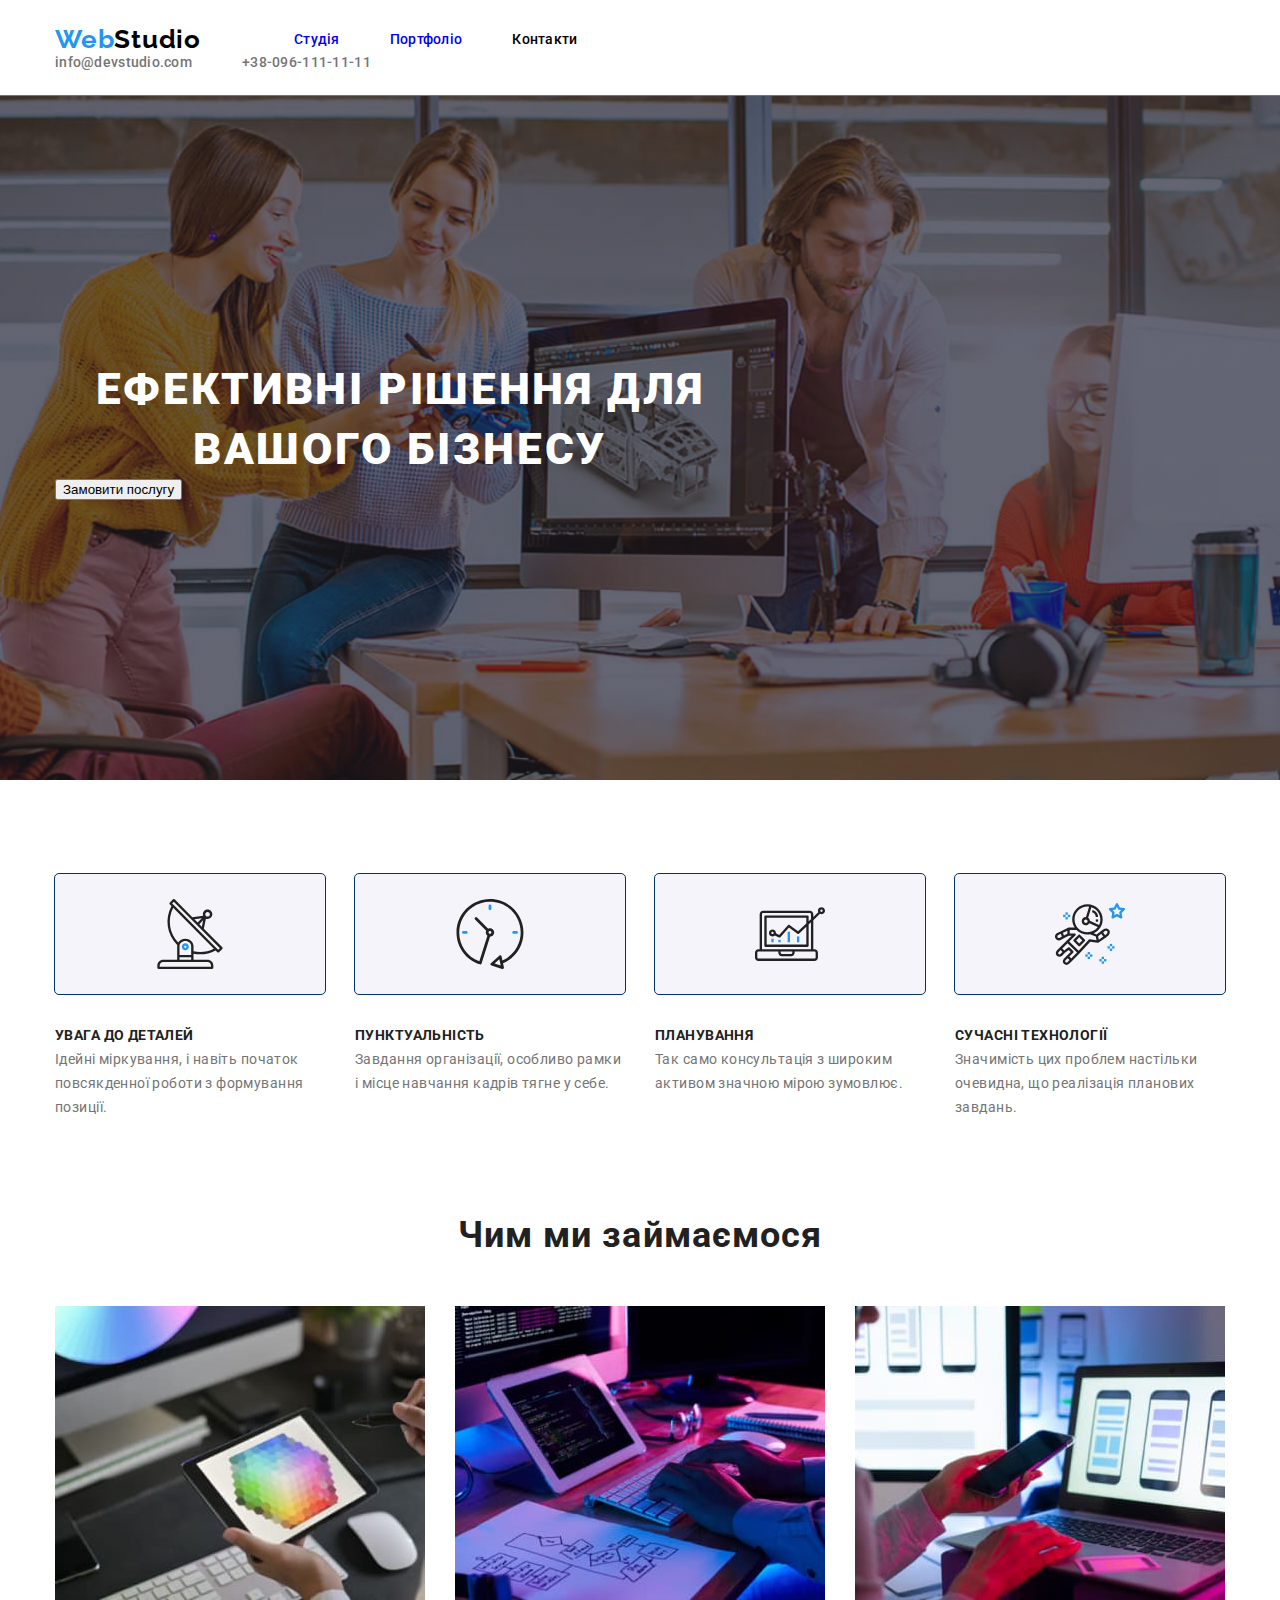
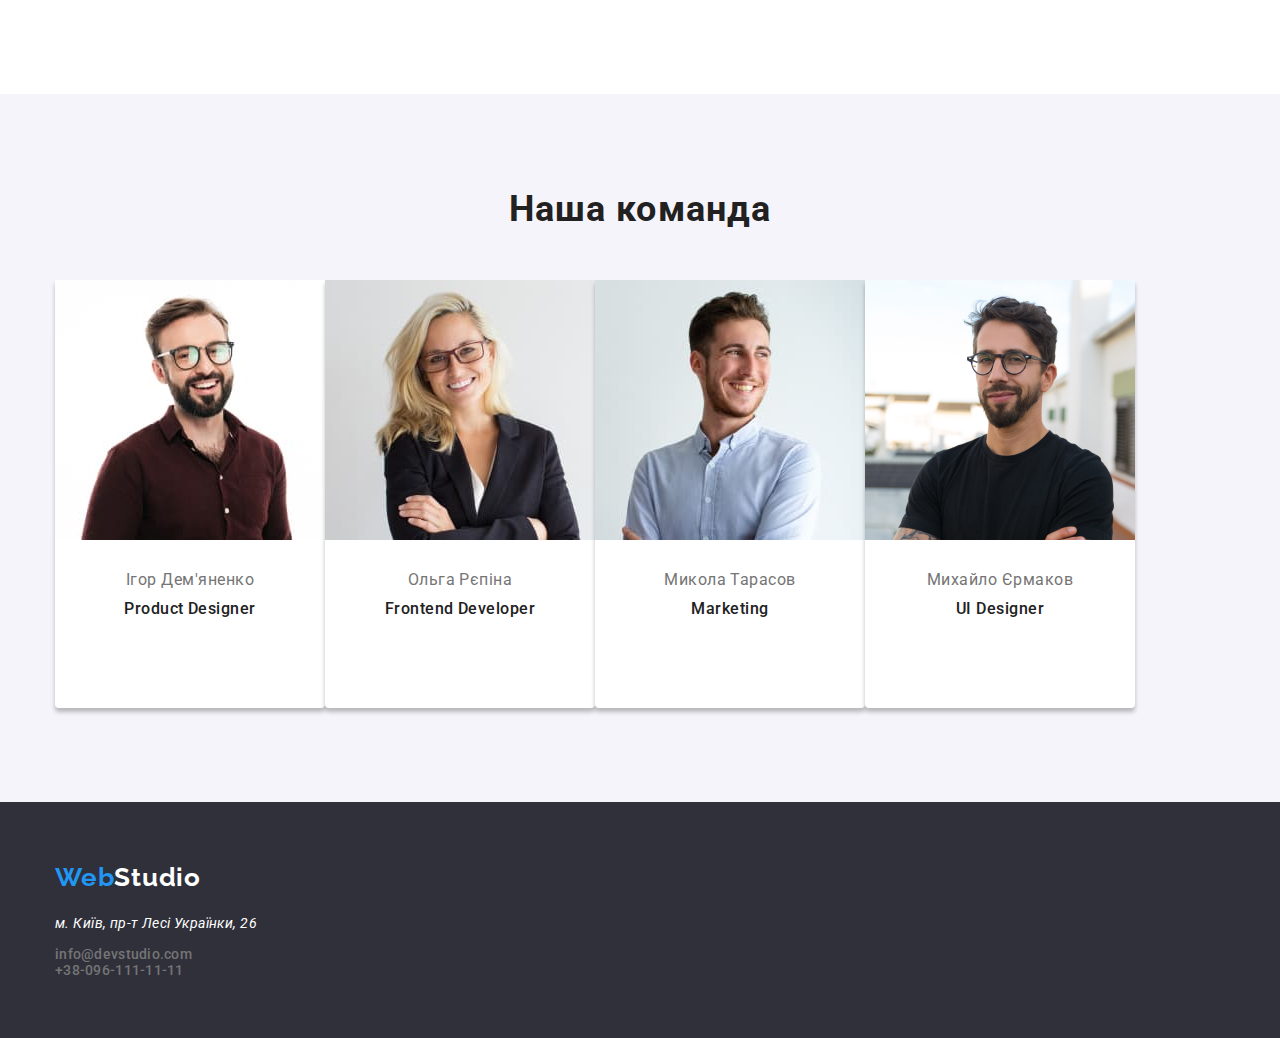
<file: index.html>
<!DOCTYPE html>
<html lang="uk">

<head>
  <meta charset="UTF-8">
  <meta name="viewport" content="width=device-width, initial-scale=1.0">
  <title>WebStudio</title>
  <!--! Спочатку нормалізатор -->
  <!--! завантаження modern-normalize -->
  <link rel="stylesheet" href="https://cdnjs.cloudflare.com/ajax/libs/modern-normalize/3.0.1/modern-normalize.min.css" integrity="sha512-q6WgHqiHlKyOqslT/lgBgodhd03Wp4BEqKeW6nNtlOY4quzyG3VoQKFrieaCeSnuVseNKRGpGeDU3qPmabCANg==" crossorigin="anonymous" referrerpolicy="no-referrer" />
  <link rel="preconnect" href="https://fonts.googleapis.com">
  <link rel="preconnect" href="https://fonts.gstatic.com" crossorigin>
  <link href="https://fonts.googleapis.com/css2?family=Raleway:wght@700&family=Roboto:wght@100..900&display=swap"rel="stylesheet">
  <link rel="stylesheet" href="./css/reset.css">
  <link rel="stylesheet" href="./css/style.css">
</head>
<body>
  <header class="header">
    <div class="container">
    <nav class="nav">
      <a href="#" class="header-logo"><span class="logo-span">Web</span>Studio</a>
      <ul class="nav-list">
        <li class="nav-item"><a href="./index.html" class="nav-link">Студія</a></li>
        <li class="nav-item"><a href="./portfolio.html" class="nav-link">Портфоліо</a></li>
        <li class="nav-item"><a href="#" class="nav-link"></a>Контакти</a></li>
      </ul>
    </nav>
    <ul class="nav">
      <li class="contact-item"><a href="malito:info@devstudio.com" class="address-link">info@devstudio.com</a></li>
      <li class="contact-item"><a href="tel:+38-096-111-11-11" class="address-link">+38-096-111-11-11</a></li>
    </ul>
  </div>
  </header>
  <main class="main">
    <section class="hero">
      <div class="container">
      <h1 class="hero-title">Ефективні рішення для вашого бізнесу</h1>
      <button class="hero-button">Замовити послугу</button>
    </div>
    </section>
    <section class="features">
      <div class="container">
      <!-- Що ми пропонуємо  -->
      <ul class="features-list">
        <li class="features-item">
          <h2 class="features-title">Увага до деталей</h2>
          <p class="features-description">
            Ідейні міркування, і навіть початок повсякденної роботи з
            формування позиції.
          </p>
        </li>
        <li class="features-item">
          <h2 class="features-title">Пунктуальність</h2>
          <p class="features-description">
            Завдання організації, особливо рамки і місце навчання кадрів тягне
            у себе.
          </p>
        </li>
        <li class="features-item">
          <h2 class="features-title">Планування</h2>
          <p class="features-description">
            Так само консультація з широким активом значною мірою зумовлює.
          </p>
        </li>
        <li class="features-item">
          <h2 class="features-title">Сучасні технології</h2>
          <p class="features-description">
            Значимість цих проблем настільки очевидна, що реалізація планових завдань.
          </p>
        </li>
      </ul>
    </div>
    </section>
    <section class="wat-we-do">
      <div class="container">

      <!-- Чим ми займаємось -->

      <h2 class="wat-we-do-title">Чим ми займаємося</h2>
      <ul class="wat-we-do-list">
        <li class="wat-we-do-item"><img class="wat-we-do-img" src="./images/web-design.jpg" alt="Веб-дизайн" width="370"height="294"></li>
        <li class="wat-we-do-item"><img class="wat-we-do-img" src="./images/development.jpg" alt="Розробка" width="370"height="294"></li>
        <li class="wat-we-do-item"><img class="wat-we-do-img" src="./images/branding.jpg" alt="Брендинг" width="370"height="294"></li>
      </ul>
    </div>
    </section>
    <section class="team">
      <div class="container">

      <!-- Наша команда -->

      <h2 class="team-hero-title">Наша команда</h2>
      <ul class="team-list">
        <li class="team-item">
          <img class="team-img" src="./images/igor-demanko.jpg" alt="Ігор Дизайнер" width="270"height="260">

          <p class="team-description">Ігор Дем'яненко</p>
          <h2 class="team-title">Product Designer</h2>
        </li>
        <li class="team-item">
          <img class="team-img" src="./images/olga-repina.jpg" alt="Олена Розробник" width="270"height="260">
          <p class="team-description">Ольга Рєпіна</p>
          <h2 class="team-title">Frontend Developer</h2>
        </li>
        <li class="team-item">
          <img class="team-img" src="./images/mikola-tarasov.jpg" alt="Микола Маркетолог" width="270"height="260">
          <p class="team-description">Микола Тарасов</p>
          <h2 class="team-title">Marketing</h2>
        </li>
        <li class="team-item">
          <img class="team-img" src="./images/mihailo.jpg" alt="Михайло Бренд-менеджер" width="270"height="260">
          <p class="team-description"> Михайло Єрмаков</p>
          <h2 class="team-title">UI Designer</h2>
        </li>
      </ul>
    </div>
    </section>
 
  </main>
  <footer class="footer">
    <section class="footer-content">
      <div class="container">
      <a href="#" class="footer-logo"><span class="footer-span">Web</span>Studio</a>
      <address class="address">
        <ul class="address-list">
          <li class="address-item">
            <p class="address-description"> м. Київ, пр-т Лесі Українки, 26 </p>
          </li>
          <li class="contact-item"><a class="footer-link" href="malito:info@devstudio.com">info@devstudio.com</a></li>
          <li class="contact-item"><a class="footer-link" href="tel:+38-096-111-11-11">+38-096-111-11-11</a></li>
        </ul>
      </address>
    </div>
    </section>
  </footer>
</html>
</file>
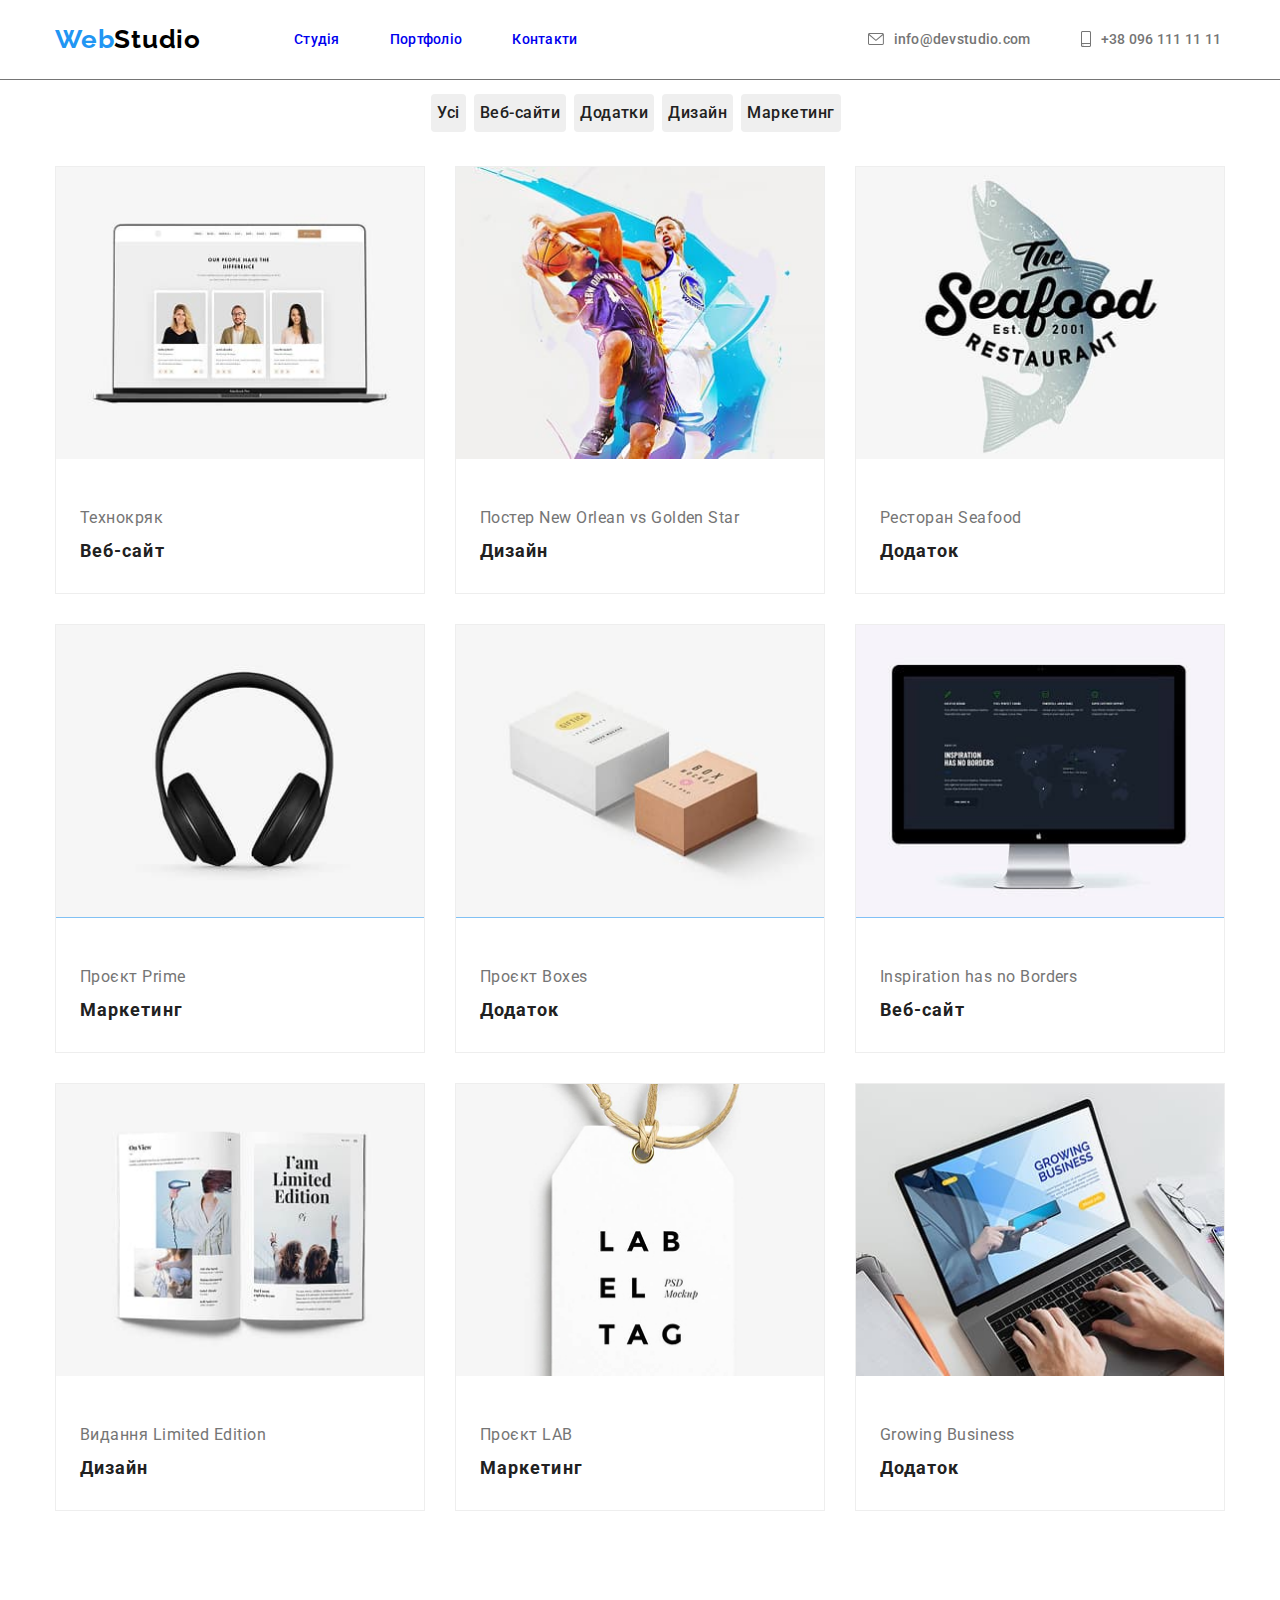
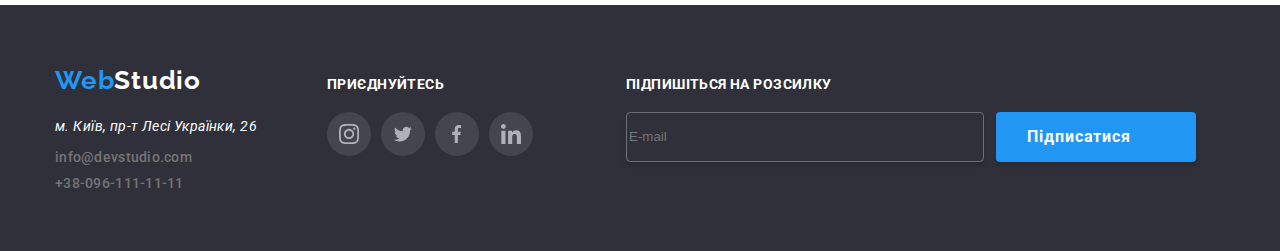
<file: portfolio.html>
<!DOCTYPE html>
<html lang="uk">

<head>
  <meta charset="UTF-8">
  <meta name="viewport" content="width=device-width, initial-scale=1.0">
  <title>Portfolio</title>
  <link rel="preconnect" href="https://fonts.googleapis.com">
  <link rel="preconnect" href="https://fonts.gstatic.com" crossorigin>
  <link href="https://fonts.googleapis.com/css2?family=Raleway:wght@700&family=Roboto:wght@100..900&display=swap"
    rel="stylesheet">
  <link rel="stylesheet" href="./css/reset.css">
  <link rel="stylesheet" href="./css/style.css">
</head>

<body>
  <header class="header">
    <div class="container flex">
      <div class="container-p">
        <nav class="nav-p">
          <a href="./index.html" class="header-logo"><span class="logo-span">Web</span>Studio</a>
          <ul class="nav-list">
            <li class="nav-item"><a href="./index.html" class="nav-link">Студія</a></li>
            <li class="nav-item"><a href="./portfolio.html" class="nav-link">Портфоліо</a></li>
            <li class="nav-item"><a href="#" class="nav-link">Контакти</a></li>
          </ul>
        </nav>
        <!-- Обгортка для контактів -->
        <div class="contacts">
          <ul class="nav-list">
            <li class="contact-item">
              <a href="mailto:info@devstudio.com" class="address-link">
                <svg class="envelope" width="16" height="12">
                  <use href="./svg/symbol-defs.svg#envelope"></use>
                </svg>
                info@devstudio.com</a>
            </li>
            <li class="contact-item">
              <a href="tel:+38-096-111-11-11" class="address-link">
                <svg width="10" height="16">
                  <use href="./svg/symbol-defs.svg#smartphone"></use>
                </svg>

                +38 096 111 11 11</a>
            </li>
          </ul>
        </div>
      </div>
    </div>
  </header>
  <main class="main">
    <!-- <h1>Панель пошуку</h1> -->
    <section class="portfolio">
      <div class="container">
        <ul class="portfolio-button-list portfolio-flex">
          <li><button class="portfolio-button">Усі</button></li>
          <li><button class="portfolio-button">Веб-сайти</button></li>
          <li><button class="portfolio-button">Додатки</button></li>
          <li><button class="portfolio-button">Дизайн</button></li>
          <li><button class="portfolio-button">Маркетинг</button></li>
        </ul>
        <ul class="portfolio-list portfolio-wrap">
          <li class="portfolio-item">
            <a class="item-link" href="#">
              <div class="card-overlay-box">
                <img class="portfolio-img" 
                src="./images/technocrack.jpg" alt="Технокряк"
                  width="370" height="294">
                  <p class="overlay-text">Ресурс пропонує комплексні пропозиції з різним рівнем функціоналу та сервісів. Все це дозволить відвідувачу отримати вичерпні відомості про компанію чи приватну особу.</p>
              </div>
              <div class="portfolio-box">
                <p class="portfolio-description">Технокряк</p>
                <h3 class="portfolio-title">Веб-сайт</h3>
              </div>
            </a>
          </li>
          <li class="portfolio-item">
            <a class="item-link" href="#">
              <div class="card-overlay-box">
                <img class="portfolio-img"
                  src="./images/new-orlean-vs-golden-star-poster.jpg" alt="Постер New Orlean vs Golden Star"
                  width="370">
                  <p class="overlay-text">Ресурс пропонує комплексні пропозиції з різним рівнем функціоналу та сервісів. Все це дозволить відвідувачу отримати вичерпні відомості про компанію чи приватну особу.</p>
              </div>
                <div class="portfolio-box">
                  <p class="portfolio-description">Постер New Orlean vs Golden Star</p>
                  <h3 class="portfolio-title">Дизайн</h3>
                </div>
            </a>
          </li>
          <li class="portfolio-item">
            <a class="item-link" href="#">
              <div class="card-overlay-box">
              <img class="portfolio-img" src="./images/seafood-restaurant.jpg" alt="Ресторан Seafood" width="370"
                height="294">
                <p class="overlay-text">Ресурс пропонує комплексні пропозиції з різним рівнем функціоналу та сервісів. Все це дозволить відвідувачу отримати вичерпні відомості про компанію чи приватну особу.</p>
              </div>
              <div class="portfolio-box">
                <p class="portfolio-description">Ресторан Seafood</p>
                <h3 class="portfolio-title">Додаток</h3>
              </div>
            </a>
          </li>
          <li class="portfolio-item">
            <a class="item-link" href="#">
              <div class="card-overlay-box">
              <img class="portfolio-img" src="./images/project-prime.jpg" alt="Проєкт Prime" width="370" height="294">
              <p class="overlay-text">Ресурс пропонує комплексні пропозиції з різним рівнем функціоналу та сервісів. Все це дозволить відвідувачу отримати вичерпні відомості про компанію чи приватну особу.</p>
              </div>
              <div class="portfolio-box">
                <p class="portfolio-description">Проєкт Prime</p>
                <h3 class="portfolio-title">Маркетинг</h3>
              </div>
            </a>
          <li class="portfolio-item">
            <a class="item-link" href="#">
              <div class="card-overlay-box">
              <img class="portfolio-img" src="./images/boxes-project.jpg" alt="Проєкт Boxes" width="370" height="294">
              <p class="overlay-text">Ресурс пропонує комплексні пропозиції з різним рівнем функціоналу та сервісів. Все це дозволить відвідувачу отримати вичерпні відомості про компанію чи приватну особу.</p>
              </div>
              <div class="portfolio-box">
                <p class="portfolio-description">Проєкт Boxes</p>
                <h3 class="portfolio-title">Додаток</h3>
              </div>
            </a>
          </li>
          <li class="portfolio-item">
            <a class="item-link" href="#">
              <div class="card-overlay-box">
              <img class="portfolio-img" src="./images/inspiration-has-no-borders.jpg" alt="Inspiration has no Borders"
                width="370" height="294">
                <p class="overlay-text">Ресурс пропонує комплексні пропозиції з різним рівнем функціоналу та сервісів. Все це дозволить відвідувачу отримати вичерпні відомості про компанію чи приватну особу.</p>
                </div>
              <div class="portfolio-box">
                <p class="portfolio-description">Inspiration has no Borders</p>
                <h3 class="portfolio-title">Веб-сайт</h3>
              </div>
            </a>
          </li>
          <li class="portfolio-item">
            <a class="item-link" href="#">
              <div class="card-overlay-box">
              <img class="portfolio-img" src="./images/edition-limited-edition.jpg" alt="Видання Limited Edition"
                width="370" height="294">
                <p class="overlay-text">Ресурс пропонує комплексні пропозиції з різним рівнем функціоналу та сервісів. Все це дозволить відвідувачу отримати вичерпні відомості про компанію чи приватну особу.</p>
                </div>
              <div class="portfolio-box">
                <p class="portfolio-description">Видання Limited Edition</p>
                <h3 class="portfolio-title">Дизайн</h3>
              </div>
            </a>
          </li>
          <li class="portfolio-item">
            <a class="item-link" href="#">
              <div class="card-overlay-box">
              <img class="portfolio-img" src="./images/lab.jpg" alt="Проєкт LAB" width="370" height="294">
              <p class="overlay-text">Ресурс пропонує комплексні пропозиції з різним рівнем функціоналу та сервісів. Все це дозволить відвідувачу отримати вичерпні відомості про компанію чи приватну особу.</p>
              </div>
              <div class="portfolio-box">
                <p class="portfolio-description">Проєкт LAB</p>
                <h3 class="portfolio-title">Маркетинг</h3>
              </div>
            </a>
          <li class="portfolio-item">
            <a class="item-link" href="#">
              <div class="card-overlay-box">
              <img class="portfolio-img" src="./images/growing-business.jpg" alt="Growing Business" width="370"
                height="294">
                <p class="overlay-text">Ресурс пропонує комплексні пропозиції з різним рівнем функціоналу та сервісів. Все це дозволить відвідувачу отримати вичерпні відомості про компанію чи приватну особу.</p>
                </div>
              <div class="portfolio-box">
                <p class="portfolio-description">Growing Business</p>
                <h3 class="portfolio-title">Додаток</h3>
              </div>
            </a>
        </ul>
      </div>
    </section>
  </main>
  <footer class="footer">
    <section class="footer-content">
      <div class="container">
        <div class="footer-box">
          <div class="footer-address">
            <a href="#" class="footer-logo"><span class="footer-span">Web</span>Studio</a>
            <address class="address">
              <ul class="address-list">
                <li class="address-item">
                  <p class="address-description"> м. Київ, пр-т Лесі Українки, 26 </p>
                </li>
                <li class="footer-item"><a class="footer-link" href="malito:info@devstudio.com">info@devstudio.com</a>
                </li>
                <li class="footer-item"><a class="footer-link" href="tel:+38-096-111-11-11">+38-096-111-11-11</a></li>
              </ul>
            </address>
          </div>
          <div class="joing">
            <h3 class="joing-title">ПРИЄДНУЙТЕСЬ</h3>
            <ul class="joing-list">
              <li class="joing-item">
                <a class="joing-link" href="#">
                  <svg width="20" height="20">
                    <use href="./svg/symbol-defs.svg#instagram"></use>
                  </svg>
                </a>
              </li>
              <li class="joing-item">
                <a class="joing-link" href="#">
                  <svg width="20" height="16.25">
                    <use href="./svg/symbol-defs.svg#twitter"></use>
                  </svg>
                </a>
              </li>
              <li class="joing-item">
                <a class="joing-link" href="#">
                  <svg width="10" height="20">
                    <use href="./svg/symbol-defs.svg#facebook"></use>
                  </svg>
                </a>
              </li>
              <li class="joing-item">
                <a class="joing-link" href="#">
                  <svg width="20" height="20 ">
                    <use href="./svg/symbol-defs.svg#linkedin"></use>
                  </svg>
                </a>
              </li>
            </ul>
          </div>
          <div class="form-box">
            <h3 class="form-title">ПІДПИШІТЬСЯ НА РОЗСИЛКУ</h3>
            <form class="footer-form">
              <input name="footer-email" class="footer-input" type="email" placeholder="E-mail">
              <button class="footer-button" type="submit">
                Підписатися
                <svg width="24px" height="24px">
                  <use href="./svg/symbol-defs.svg#telegramsend"></use>
                </svg>
              </button>
            </form>
          </div>
        </div>
      </div>
    </section>
  </footer>
</body>

</html>
</file>
<file: css/style.css>
:root {
   --main_color: #2196F3;
   --dark_color: #212121;
   --light_color: #FFFFFF;
   --second_light_color: #757575;
   --second_dark_color: #000000;
   --first_light_color: #ECECEC;
   --shadow_dark_color: #2F303A;
   --shadw_light_color: #F5F4FA;
   --font-family: "Roboto", sans-serif;
   --second-family: "Raleway", sans-serif;
   --shadow: rgba(0, 0, 0, 0.25);
   --shadow-background: rgba(47, 48, 58, 0.4)
}

body {
   font-family: var(--font-family);
   font-size: 14px;
   letter-spacing: 0.03em;
   font-weight: 700;
   color: var(--light_color);
}
.container {
   width: 1200px;
   margin: 0 auto;
   padding: 0 15px;
   /* border: 5px solid tomato; */
}
.nav-list,
.nav,.nav-p,
.wat-we-do-list,
.team-list,
.flex,.container-p,
.footer-logo,
.hero-title
  {
    display: flex;
    align-items: center;
 
}
.features-list{
   display: flex;
   justify-content: center;
}

.header {
   position: fixed;
   top: 0;
   z-index: 1;
   width: 100%;
   padding-top: 24px;
   padding-bottom: 25px;
   border-bottom: 1px solid var(--second_light_color);
   background-color: var(--light_color);
}
.main{
  display:flex ;
  flex-direction: column;
}


.header-logo {
   margin-right: 93px;
   font-family: var(--second-family);
   font-weight: 700;
   font-size: 26px;
   letter-spacing: 0.03em;
   color: var(--second_dark_color);
   transition-property: color;
   transition-duration: 250ms;
   transition-timing-function:cubic-bezier(0.4, 0, 0.2, 1);
   
}

.logo-span {
   font-family: var(--second-family);
   font-weight: 700;
   font-size: 26px;
   letter-spacing: 0.03em;
   color: var(--main_color);
}

.nav-list {
   font-family: var(--font-family);
   font-weight: 500;
   font-size: 14px;
   letter-spacing: 0.02em;
   color: var(--second_dark_color);
}
.stud{
   position: relative;
   transform: scale(1);
   transition: color 250ms cubic-bezier(0.4, 0, 0.2, 1);

}

.a:hover{
   color:var(--main_color);

}

.a{
   color: var(--second_dark_color);
   transition: color 250ms cubic-bezier(0.4, 0, 0.2, 1);
}

.s{
   position: relative;
}

.s::after{
    display: flex;
    content: "";
    position: absolute;
    bottom: -32px;
    left: 0;
    width:100% ;
    height: 4px;
    border-radius: 2px;
    background-color: var(--main_color);
    animation: underline-grow 500ms ease forwards;

}



@keyframes underline-grow {

  0% {

    width: 0%;
  } 

  100% {

    width: 100%;

  }
}



.address-list {
   font-family: var(--font-family);
   font-weight: 500;
   font-size: 14px;
   letter-spacing: 0.02em;
   color: var(--shadw_light_color);

}
.address-link {
   display: flex;
   align-items: center;
   gap: 10px;
   color: var(--second_light_color);
   font-weight: 500;
   letter-spacing: 0.02em;
   fill:var(--second_light_color);
   transition-property: fill, color;
   transition-duration: 250ms;
   transition-timing-function:cubic-bezier(0.4, 0, 0.2, 1);
}
.address-link:hover {
   fill: var(--main_color);
}


.header-logo:hover {
   color: var(--main_color);
}
.nav,.nav-p{
   margin-right:  290px;;
}

.na{
   color: var(--main_color);
}

.nav-item:not(:last-child) {
   margin-right: 50px;
 }


.address-link:hover {
   color: var(--main_color);
}

.contact-item:not(:last-child) {
   margin-right: 50px;
 }
 
.hero {
   display: flex;
   justify-content: center;
   align-items: center;
   height: 700px;
   margin-top: 80px;
   padding-top: 200px;
   padding-bottom: 200px;
   background-color: var(--shadow_dark_color);
   background-image:
   linear-gradient(var(--shadow-background)),
   url("../images/background.jpg");
   background-position: center;
   background-size: cover;

}
.hero-flip{
   transition-property: transform;
   transition-delay: 1000ms;
   transition-duration: 500ms;
}

.hero-title {
   width: 690px;
   font-family: var(--font-family);
   font-weight: 900;
   font-size: 44px;
   line-height: 1.36;
   letter-spacing: 0.06em;
   text-transform: uppercase;
   text-align:center;
   color: var(--light_color);
}
.flex-hero{
   display: flex;
   flex-direction: column;
   align-items: center;
}

.team {
   background-attachment: var(--shadw_light_color);
}

.btn-open {
   display: flex;
   align-items: center;
   justify-content: center;
   border-radius: 4px;
   border: 0;
   width: 216px;
   height: 50px;
   margin-top: 30px;
   font-family: var(--font-family);
   font-weight: 700;
   font-size: 16px;
   line-height: 1.87;
   letter-spacing: 0.06em;
   text-align: left;
   color: var(--light_color);
   background-color: var(--main_color);
   box-shadow: 0 4px 4px 0 rgba(0, 0, 0, 0.15);
   animation: pulse 1.5s infinite;
   animation-delay: 1500ms;
}
.btn-open:hover{
animation-play-state: paused;
}

@keyframes pulse {
  0% {
    transform: scale(1);
    box-shadow: 0 0 0 0 rgba(173, 216, 230, 0.7);
  }
  70% {
    transform: scale(1.1);
    box-shadow: 0 0 0 15px rgba(255, 77, 77, 0);
  }
  100% {
    transform: scale(1);
    box-shadow: 0 0 0 0 rgba(255, 77, 77, 0);
  }
}

/*! 1.Бєк-дроп з модальним вікном */
.backdrop {
    position: fixed;
    top: 0;
    left: 0;
    width: 100%;
    height: 100%;
    background-color: rgba(0, 0, 0, 0.2);
    opacity: 1;
    transition: opacity 0.3s ease;
}

.is-hidden {
    opacity: 0;
    pointer-events: none;
}

.no-scroll {
    overflow: hidden;
}

.modal {
    position: absolute;
    top: 50%;
    left: 50%;
    width: 528px;
    padding: 40px;
    background-color: white;
    transform: translate(-50%, -50%);
    border-radius: 4px;
    box-shadow: 0 2px 1px 0 rgba(0, 0, 0, 0.2), 0 1px 1px 0 rgba(0, 0, 0, 0.14), 0 1px 3px 0 rgba(0, 0, 0, 0.12);
}
.modal .btn {
    position: absolute;
    top: 10px;
    right: 10px;
}
.modal-form{
   display: flex;
   flex-direction: column;
   gap: 10px;
}
.modal-text{
font-family: var(--font-family);
font-weight: 700;
font-size: 20px;
letter-spacing: 0.03em;
text-align: center;
color: #212121;
}
.modal-label{
    display: flex;
    flex-direction: column;
    gap: 8px;
    font-weight: 400;
    font-size: 12px;
    letter-spacing: 0.01em;
    color: var(--second_light_color);
    
}

.modal-input{
   display: flex;
    align-items: center;
    gap: 10px;
    padding-left: 15px;
    border: 1px solid var(--second_light_color);
    border-radius: 4px;
    height: 40px;
    fill: var(--dark_color);
}
.modal-comment {
    width: 448px;
    height: 120px;
    resize: none;
    border: 1px solid #757575;
    border-radius: 4px;
    padding: 12px 16px;
}
.modal-input:hover,
.modal-input:focus-within,
.modal-comment:hover,
.modal-comment:focus {
border-color: var(--main_color);
fill: var(--main_color);
}

.modal-button{
display: flex;
justify-content: center;
align-items: center;
margin: 0 auto;
border-radius: 4px;
width: 200px;
height: 50px;
font-family: var(--font-family);
font-weight: 700;
font-size: 16px;
line-height: 187%;
letter-spacing: 0.06em;
text-align: center;
color: #fff;
box-shadow: 0 4px 4px 0 rgba(0, 0, 0, 0.15);
background: #2196f3;
border: none;
}
.btn{
    position: absolute;
    top: 8px;
    left: 490px;
    width: 30px;
    height: 30px;
    display: flex;
    justify-content: center;
    align-items: center;
    border-radius: 100%;
    border: 1px solid rgba(0, 0, 0, 0.1);
    fill: var(--second_dark_color);
    background-color: var(--light_color);
    border-radius: 100%;
}
.btn:hover{
   fill: var(--main_color);

}
.modal-text{
   margin-bottom: 12px;
}
.title-span{
   color: red;
}
.modal-label-ym{
    display: flex;
    justify-content: center;
    margin-bottom: 30px;
    gap: 8px;
    font-weight: 400;
    line-height: 171%;
    color: var(--second_light_color);

}
.modal-link {
    color: var(--main_color);
    text-decoration: underline;
   }

   .modal {
    transform: translate(-50%, -50%) scale(0.8);
    opacity: 0;
    transition: transform 0.8s ease, opacity 0.3s ease;
}

.backdrop:not(.is-hidden) .modal {
    transform: translate(-50%, -50%) scale(1);
    opacity: 1;
}


.features {
   padding-top: 94px;
   padding-bottom: 0;
}

.features-title {
   font-family: var(--font-family);
   font-weight: 700;
   font-size: 14px;
   letter-spacing: 0.03em;
   text-transform: uppercase;
   color: var(--dark_color);
}

.features-list {
   font-family: var(--font-family);
   font-weight: 400;
   font-size: 14px;
   line-height: 1.71;
   letter-spacing: 0.03em;
   color: var(--second_light_color);
   gap: 30px;

}
.features-item::before{
   display: flex;
   width: 270px;
   height: 120px;
   content: '';
   margin-bottom: 30px;
   background-repeat: no-repeat;
   background-position: center;
   background-color: var(--shadw_light_color);
   border-radius: 4px;
   outline: 1px solid #003366;
}

.features-item:nth-child(1):before{
   background-image: url(../svg/antenna1.svg);
   
}
.features-item:nth-child(2):before{
   background-image: url(../svg/clock1.svg) ;
  
}
.features-item:nth-child(3):before{
   background-image:url(../svg/diagram1.svg);
}
.features-item:nth-child(4):before{
   background-image:url(../svg/astronaut1.svg) ;
}


.wat-we-do {
   padding-top: 94px;
   padding-bottom: 94px;
}

.wat-we-do-title {
   padding-bottom: 50px;
   font-family: var(--font-family);
   font-weight: 700;
   font-size: 36px;
   letter-spacing: 0.03em;
   text-align: center;
   color: var(--dark_color);
}
.wat-we-do-item:not(:last-child){
   margin-right: 30px;

}
.wat-we-do-item{
   position: relative;
}
.item-title{
width: 370px;
height: 70px;
position: absolute;
bottom: 0;
display: flex;
align-items: center;
justify-content: center;
font-family: var(--font-family);
font-weight: 700;
font-size: 14px;
letter-spacing: 0.03em;
text-transform: uppercase;
text-align: center;
color: #fff;
background: rgba(47, 48, 58, 0.8);
}

.team {
   width: 100%;
   padding-top: 94px;
   padding-bottom: 94px;
   background-color: #F5F4FA;
}
.flip:not(:last-child){
   margin-right: 30px;

}
.team-item{
    width: 270px;
    height: 428px;
    background-color: var(--light_color);
    border-radius: 0 0 4px 4px;
    box-shadow: 0 4px 4px 0 var(--shadow);
}



.team-title {
   display: flex;
   justify-content: center;
   margin-bottom: 30px;
   font-family: var(--font-family);
   font-weight: 500;
   font-size: 16px;
   letter-spacing: 0.03em;
   text-align: left;
   color: var(--dark_color);
}

.team-hero-title {
   padding-bottom: 50px;
   font-family: var(--font-family);
   font-weight: 700;
   font-size: 36px;
   letter-spacing: 0.03em;
   text-align: center;
   color: var(--dark_color);
}

.team-description {
   display: flex;
   justify-content: center;
   margin-top: 30px;
   margin-bottom: 10px;
   font-family: var(--font-family);
   font-weight: 400;
   font-size: 16px;
   letter-spacing: 0.03em;
   text-align: left;
   color: var(--second_light_color);
}
.social-list{
   display: flex;
   justify-content: center;
   gap: 10px;
   margin-bottom: 30px;
}
.social-link{
    width: 44px;
    height: 44px;
    border-radius: 100% 100%;
    display: flex;
    justify-content: center;
    align-items: center;
    fill: #AFB1B8;
    transition-property: background-color, fill;
    transition-duration: 250ms;
    transition-timing-function:cubic-bezier(0.4, 0, 0.2, 1);
}
.social-link:hover{
   background-color: var(--main_color);
   fill: var(--light_color);
}

.company{
   padding-top: 94px;
   padding-bottom: 94px;

}
.title {
   padding-bottom: 50px;
   font-family: var(--font-family);
   font-weight: 700;
   font-size: 36px;
   letter-spacing: 0.03em;
   text-align: center;
   color: var(--dark_color);
}
.company-link{
    width: 170px;
    height: 92px;
    border: 1px solid #AFB1B8;
    border-radius: 4px;
    display: flex;
    justify-content: center;
    align-items: center;
    fill: #AFB1B8;
    transition-property: border, fill;
    transition-duration: 250ms;
    transition-timing-function:cubic-bezier(0.4, 0, 0.2, 1);
}
.company-link:hover{
   border: 1px solid var(--main_color);
   fill: var(--main_color);
}
.company-list{
   display: flex;
    justify-content: center;
    gap: 30px;
}

.footer {
   padding-top: 60px;
   padding-bottom: 60px;
   background-color: var(--shadow_dark_color);
   z-index: 1;
}

.footer-logo {
   margin-bottom: 20px;
   font-family: var(--second-family);
   font-weight: 700;
   font-size: 26px;
   letter-spacing: 0.03em;
   color: var(--light_color);
    transition-property: color;
    transition-duration: 250ms;
    transition-timing-function:cubic-bezier(0.4, 0, 0.2, 1);
}

.footer-span {
   font-family: var(--second-family);
   font-weight: 700;
   font-size: 26px;
   letter-spacing: 0.03em;
   color: var(--main_color);
}
.footer-item:not(:last-child){
   margin-bottom: 10px;
}


.address-description {
   margin-bottom: 10px;
   font-family: var(--font-family);
   font-weight: 400;
   font-size: 14px;
   line-height: 1.71;
   letter-spacing: 0.03em;
   color: var(--light_color);
}
.address-item{
   margin-bottom: 10px;
}

.footer-logo:hover {
   color: var(--main_color);
}

.footer-link:hover {
   color: var(--main_color);
}


.footer-link {
   color: var(--second_light_color);
    transition-property: color;
    transition-duration: 250ms;
    transition-timing-function:cubic-bezier(0.4, 0, 0.2, 1);
}
.address-list{
   margin-right: 70px;
}
.footer-box{
   display: flex;
   align-items: baseline;
}
.joing {
   margin-right: 93px;
}
.joing-title{
   font-family: var(--font-family);
font-weight: 700;
font-size: 14px;
letter-spacing: 0.03em;
text-transform: uppercase;
color: var(--light_color);
   margin-bottom: 20px;
}
.joing-list{
   display: flex;
   gap: 10px;
}
.joing-link{
    width: 44px;
    height: 44px;
    border-radius: 100%;
    display: flex;
    justify-content: center;
    align-items: center;
    background-color: rgba(255, 255, 255, 0.1);
    fill:var(--light_color) ;
     transition-property: background-color;
    transition-duration: 250ms;
    transition-timing-function:cubic-bezier(0.4, 0, 0.2, 1);
}
.joing-link:hover{
   background-color: var(--main_color);
}
.form-title{
padding-bottom: 20px;
font-family: var(--font-family);
font-weight: 700;
font-size: 14px;
letter-spacing: 0.03em;
text-transform: uppercase;
color: #fff;

}
.footer-form{
   display: flex;
   gap: 12px;
}
.footer-input{
width: 358px;
height: 50px;
border-radius: 4px;
box-shadow: 0 4px 4px 0 rgba(0, 0, 0, 0.15);
background: rgba(33, 150, 243, 0);  
border: 1px solid rgba(255, 255, 255, 0.3);
color: var(--light_color);
}
.footer-button{
width: 200px;
height: 50px;
display: flex;
justify-content: center;
align-items: center;
gap: 10px;
font-family: var(--font-family);
font-weight: 700;
font-size: 16px;
line-height: 187%;
letter-spacing: 0.06em;
text-align: center;
border: none;
color: #fff;
border-radius: 4px;
box-shadow: 0 4px 4px 0 rgba(0, 0, 0, 0.15);
background: var(--main_color) ;
}


.portfolio{
   margin-bottom: 94px;
}

.portfolio-button-list{
  margin-top: 94px;
  margin-bottom: 34px;


}
.portfolio-button {
   border-radius: 4px;
   /* border-style: none; */
   border: 0;
   width: auto;
   height: 38px;
   font-family: var(--font-family);
   font-weight: 500;
   font-size: 16px;
   line-height: 1.62;
   letter-spacing: 0.03em;
   text-align: center;
   color: var(--dark_color);
   margin-right: 8px;
   transition-property: color, background-color;
   transition-duration: 250ms;
   transition-timing-function:cubic-bezier(0.4, 0, 0.2, 1);
   
}
.portfolio-button:hover {
   color: var(--light_color);
   background-color: var(--main_color);
}

.portfolio-description {
   font-family: var(--font-family);
   font-weight: 400;
   font-size: 16px;
   line-height: 1.87;
   letter-spacing: 0.03em;
   color: var(--second_light_color);
}

.portfolio-title {
   font-family: var(--font-family);
   font-weight: 700;
   font-size: 18px;
   line-height: 2.0;
   letter-spacing: 0.06em;
   color: var(--dark_color);
}

  .portfolio-wrap {
   display: flex;
   flex-wrap: wrap;
   gap: 30px;
}
.portfolio-flex {
   display: flex;
   justify-content: center;
}
.portfolio-item{
   border: 1px solid #eee;
   flex-basis: calc((100% - 60px) / 3);
}
.item-link{
   display: flex;
   flex-direction: column;
   border-radius: 4px;
   
}
.portfolio-box{
   /* ! */
   /* display: flex;
   flex-direction: column;
   justify-content: flex-end; */
   /* ! */
   flex-grow: 1;
   padding: 24px;
}
.overlay-text{
font-family: var(--font-family);
font-weight: 400;
font-size: 18px;
line-height: 156%;
letter-spacing: 0.03em;
color: var(--light_color);
}
.card-overlay-box{
    position: relative;
    overflow: hidden;
    margin-bottom: 20px;
}
.overlay-text{
    position: absolute;
    top: 0;
    left: 0;
    height: 100%;
    width: 100%;
    padding: 63px 24px;
    font-weight: 400;
    font-size: 18px;
    line-height: 156%;
    transform: translateY(100%);
    transition: transform 250ms cubic-bezier(0.4, 0, 0.2, 1);
    color: var(--light_color);
    background-color: rgba(33, 150, 243, 0.9);

}
.portfolio-item:hover .overlay-text,
.portfolio-item:focus .overlay-text {
    transform: translate(0);
}
.item-link:hover{
   box-shadow: 0 4px 4px 0 var(--shadow);
}
img{
   display: block;
    max-width: 100%;
    height: auto;
}
</file>
